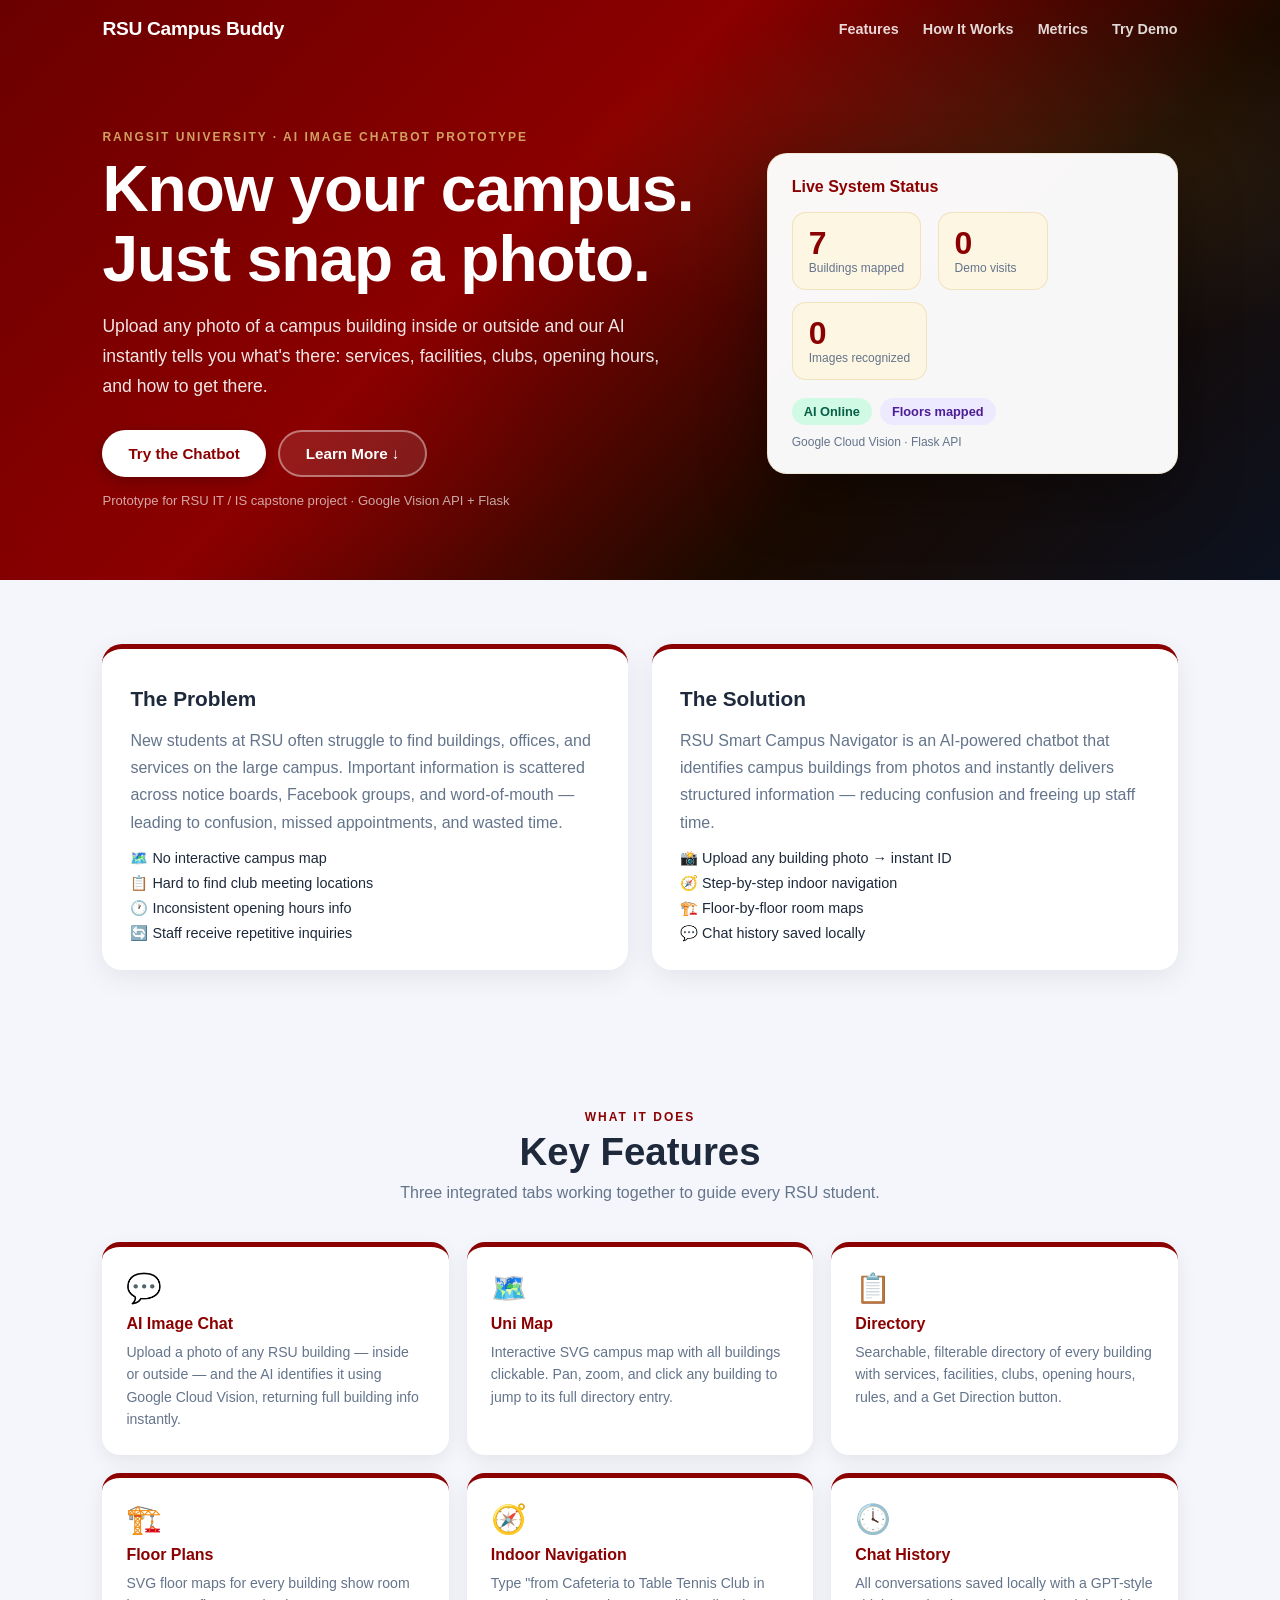
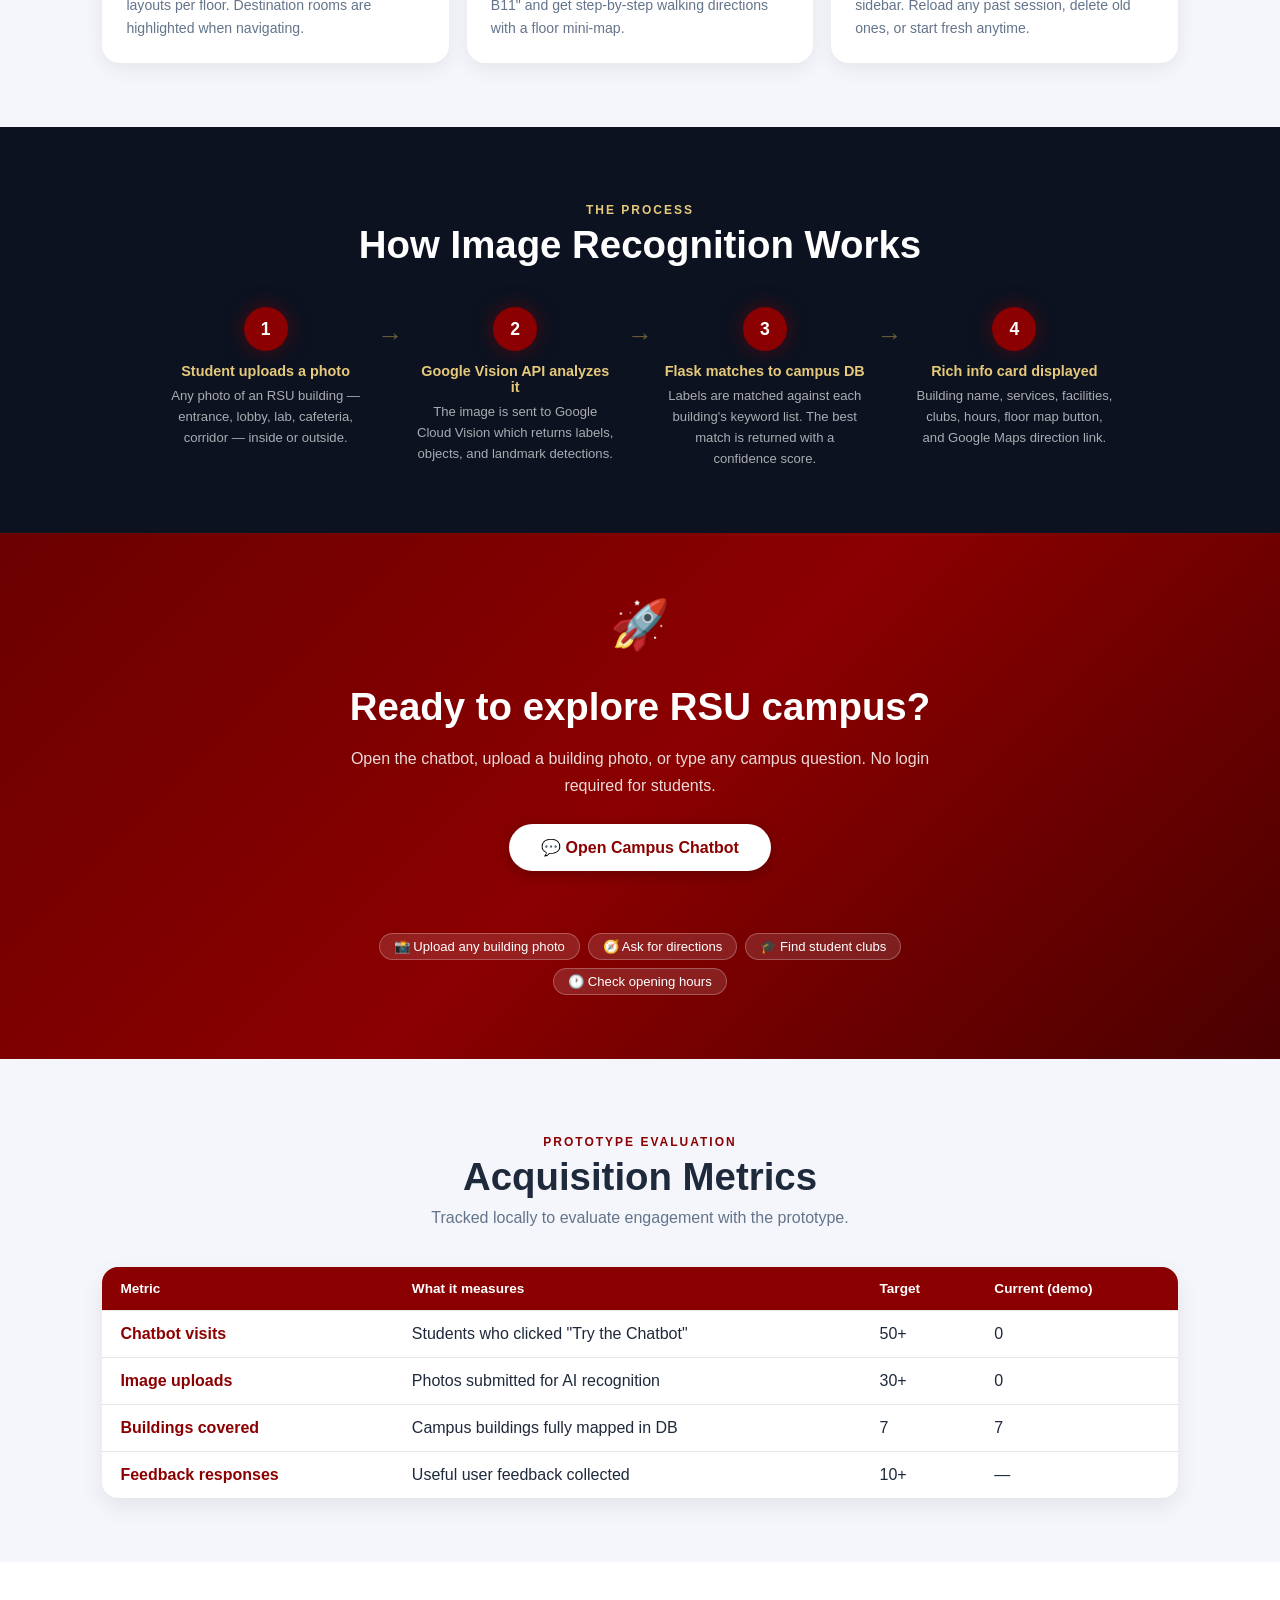
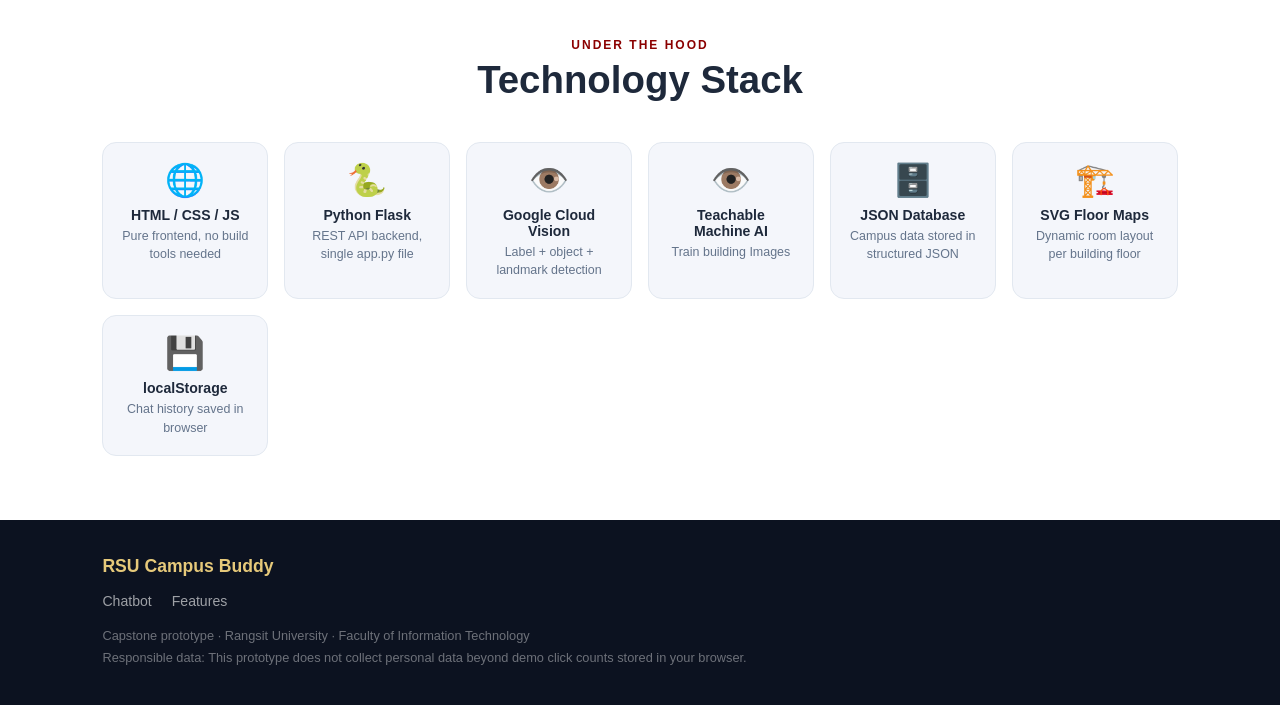
<file: landing-page/index.html>
<!DOCTYPE html>
<html lang="en">
<head>
  <meta charset="UTF-8" />
  <meta name="viewport" content="width=device-width, initial-scale=1.0" />
  <title>RSU Campus Buddy – AI Image Chatbot</title>
  <link rel="stylesheet" href="landing-page-style.css" />
</head>
<body>

  <header class="hero">
    <nav class="nav">
      <div class="brand">RSU Campus Buddy</div>
      <a href="#features">Features</a>
      <a href="#how-it-works">How It Works</a>
      <a href="#metrics">Metrics</a>
      <a href="frontend.html">Try Demo</a>
    </nav>

    <section class="hero-content">
      <div>
        <p class="eyebrow">Rangsit University · AI Image ChatBot Prototype</p>
        <h1>Know your campus.<br>Just snap a photo.</h1>
        <p class="subtitle">
          Upload any photo of a campus building inside or outside
          and our AI instantly tells you what's there: services, facilities,
          clubs, opening hours, and how to get there.
        </p>
        <div class="hero-btns">
          <button id="ctaButton" class="primary-btn">Try the Chatbot</button>
          <button id="learnBtn" class="secondary-btn">Learn More ↓</button>
        </div>
        <p class="small-note">Prototype for RSU IT / IS capstone project · Google Vision API + Flask</p>
      </div>

      <div class="demo-card">
        <h3>Live System Status</h3>
        <div class="metric"><span id="buildingCount">7</span><small>Buildings mapped</small></div>
        <div class="metric"><span id="ctaCount">0</span><small>Demo visits</small></div>
        <div class="metric"><span id="recognitionCount">0</span><small>Images recognized</small></div>
        <div class="status-row">
          <div class="status online">AI Online</div>
          <div class="status floors">Floors mapped</div>
        </div>
        <p class="demo-card-note">Google Cloud Vision · Flask API</p>
      </div>
    </section>
  </header>

  <main>
    <section id="problem" class="section grid-two">
      <div class="card-box">
        <h2>The Problem</h2>
        <p>
          New students at RSU often struggle to find buildings, offices, and services on the large campus.
          Important information is scattered across notice boards, Facebook groups, and word-of-mouth —
          leading to confusion, missed appointments, and wasted time.
        </p>
        <ul class="problem-list">
          <li>🗺️ No interactive campus map</li>
          <li>📋 Hard to find club meeting locations</li>
          <li>🕐 Inconsistent opening hours info</li>
          <li>🔄 Staff receive repetitive inquiries</li>
        </ul>
      </div>
      <div class="card-box">
        <h2>The Solution</h2>
        <p>
          RSU Smart Campus Navigator is an AI-powered chatbot that identifies campus buildings from photos
          and instantly delivers structured information — reducing confusion and freeing up staff time.
        </p>
        <ul class="problem-list">
          <li>📸 Upload any building photo → instant ID</li>
          <li>🧭 Step-by-step indoor navigation</li>
          <li>🏗️ Floor-by-floor room maps</li>
          <li>💬 Chat history saved locally</li>
        </ul>
      </div>
    </section>

    <section id="features" class="section">
      <div class="section-header">
        <p class="eyebrow-dark">What it does</p>
        <h2>Key Features</h2>
        <p class="section-sub">Three integrated tabs working together to guide every RSU student.</p>
      </div>
      <div class="cards">
        <article>
          <div class="feat-icon">💬</div>
          <h3>AI Image Chat</h3>
          <p>Upload a photo of any RSU building — inside or outside — and the AI identifies it using Google Cloud Vision, returning full building info instantly.</p>
        </article>
        <article>
          <div class="feat-icon">🗺️</div>
          <h3>Uni Map</h3>
          <p>Interactive SVG campus map with all buildings clickable. Pan, zoom, and click any building to jump to its full directory entry.</p>
        </article>
        <article>
          <div class="feat-icon">📋</div>
          <h3>Directory</h3>
          <p>Searchable, filterable directory of every building with services, facilities, clubs, opening hours, rules, and a Get Direction button.</p>
        </article>
        <article>
          <div class="feat-icon">🏗️</div>
          <h3>Floor Plans</h3>
          <p>SVG floor maps for every building show room layouts per floor. Destination rooms are highlighted when navigating.</p>
        </article>
        <article>
          <div class="feat-icon">🧭</div>
          <h3>Indoor Navigation</h3>
          <p>Type "from Cafeteria to Table Tennis Club in B11" and get step-by-step walking directions with a floor mini-map.</p>
        </article>
        <article>
          <div class="feat-icon">🕓</div>
          <h3>Chat History</h3>
          <p>All conversations saved locally with a GPT-style sidebar. Reload any past session, delete old ones, or start fresh anytime.</p>
        </article>
      </div>
    </section>

    <section id="how-it-works" class="section how-section">
      <div class="section-header">
        <p class="eyebrow-dark">The process</p>
        <h2>How Image Recognition Works</h2>
      </div>
      <div class="steps">
        <div class="step">
          <div class="step-num">1</div>
          <div class="step-body">
            <h3>Student uploads a photo</h3>
            <p>Any photo of an RSU building — entrance, lobby, lab, cafeteria, corridor — inside or outside.</p>
          </div>
        </div>
        <div class="step-arrow">→</div>
        <div class="step">
          <div class="step-num">2</div>
          <div class="step-body">
            <h3>Google Vision API analyzes it</h3>
            <p>The image is sent to Google Cloud Vision which returns labels, objects, and landmark detections.</p>
          </div>
        </div>
        <div class="step-arrow">→</div>
        <div class="step">
          <div class="step-num">3</div>
          <div class="step-body">
            <h3>Flask matches to campus DB</h3>
            <p>Labels are matched against each building's keyword list. The best match is returned with a confidence score.</p>
          </div>
        </div>
        <div class="step-arrow">→</div>
        <div class="step">
          <div class="step-num">4</div>
          <div class="step-body">
            <h3>Rich info card displayed</h3>
            <p>Building name, services, facilities, clubs, hours, floor map button, and Google Maps direction link.</p>
          </div>
        </div>
      </div>
    </section>


    <section id="try" class="section cta-section">
      <div class="cta-inner">
        <div class="cta-icon">🚀</div>
        <h2>Ready to explore RSU campus?</h2>
        <p>Open the chatbot, upload a building photo, or type any campus question. No login required for students.</p>
        <div class="cta-btns">
          <button id="demoButton" class="primary-btn large-btn">💬 Open Campus Chatbot</button>
        </div>
        <p id="demoMessage" class="cta-message"></p>
        <div class="cta-chips">
          <span class="chip-tag">📸 Upload any building photo</span>
          <span class="chip-tag">🧭 Ask for directions</span>
          <span class="chip-tag">🎓 Find student clubs</span>
          <span class="chip-tag">🕐 Check opening hours</span>
        </div>
      </div>
    </section>


    <section id="metrics" class="section">
      <div class="section-header">
        <p class="eyebrow-dark">Prototype evaluation</p>
        <h2>Acquisition Metrics</h2>
        <p class="section-sub">Tracked locally to evaluate engagement with the prototype.</p>
      </div>
      <table>
        <thead>
          <tr>
            <th>Metric</th>
            <th>What it measures</th>
            <th>Target</th>
            <th>Current (demo)</th>
          </tr>
        </thead>
        <tbody>
          <tr>
            <td><strong>Chatbot visits</strong></td>
            <td>Students who clicked "Try the Chatbot"</td>
            <td>50+</td>
            <td id="ctaTableCount">0</td>
          </tr>
          <tr>
            <td><strong>Image uploads</strong></td>
            <td>Photos submitted for AI recognition</td>
            <td>30+</td>
            <td id="demoCount">0</td>
          </tr>
          <tr>
            <td><strong>Buildings covered</strong></td>
            <td>Campus buildings fully mapped in DB</td>
            <td>7</td>
            <td>7</td>
          </tr>
          <tr>
            <td><strong>Feedback responses</strong></td>
            <td>Useful user feedback collected</td>
            <td>10+</td>
            <td>—</td>
          </tr>
        </tbody>
      </table>
    </section>
    <section class="section tech-section">
      <div class="section-header">
        <p class="eyebrow-dark">Under the hood</p>
        <h2>Technology Stack</h2>
      </div>
      <div class="tech-grid">
        <div class="tech-card">
          <div class="tech-icon">🌐</div>
          <div class="tech-name">HTML / CSS / JS</div>
          <div class="tech-desc">Pure frontend, no build tools needed</div>
        </div>
        <div class="tech-card">
          <div class="tech-icon">🐍</div>
          <div class="tech-name">Python Flask</div>
          <div class="tech-desc">REST API backend, single app.py file</div>
        </div>
        <div class="tech-card">
          <div class="tech-icon">👁️</div>
          <div class="tech-name">Google Cloud Vision</div>
          <div class="tech-desc">Label + object + landmark detection</div>
        </div>
        <div class="tech-card">
          <div class="tech-icon">👁️</div>
          <div class="tech-name">Teachable Machine AI</div>
          <div class="tech-desc">Train building Images</div>
        </div>
        <div class="tech-card">
          <div class="tech-icon">🗄️</div>
          <div class="tech-name">JSON Database</div>
          <div class="tech-desc">Campus data stored in structured JSON</div>
        </div>
        <div class="tech-card">
          <div class="tech-icon">🏗️</div>
          <div class="tech-name">SVG Floor Maps</div>
          <div class="tech-desc">Dynamic room layout per building floor</div>
        </div>
        <div class="tech-card">
          <div class="tech-icon">💾</div>
          <div class="tech-name">localStorage</div>
          <div class="tech-desc">Chat history saved in browser</div>
        </div>
      </div>
    </section>

  </main>

  <footer>
    <div class="footer-inner">
      <div class="footer-brand">RSU Campus Buddy</div>
      <div class="footer-links">
        <a href="index.html">Chatbot</a>
        <a href="#features">Features</a>
      </div>
      <p class="footer-note">
        Capstone prototype · Rangsit University · Faculty of Information Technology<br>
        Responsible data: This prototype does not collect personal data beyond demo click counts stored in your browser.
      </p>
    </div>
  </footer>

  <script src="script.js"></script>
</body>
</html>
</file>
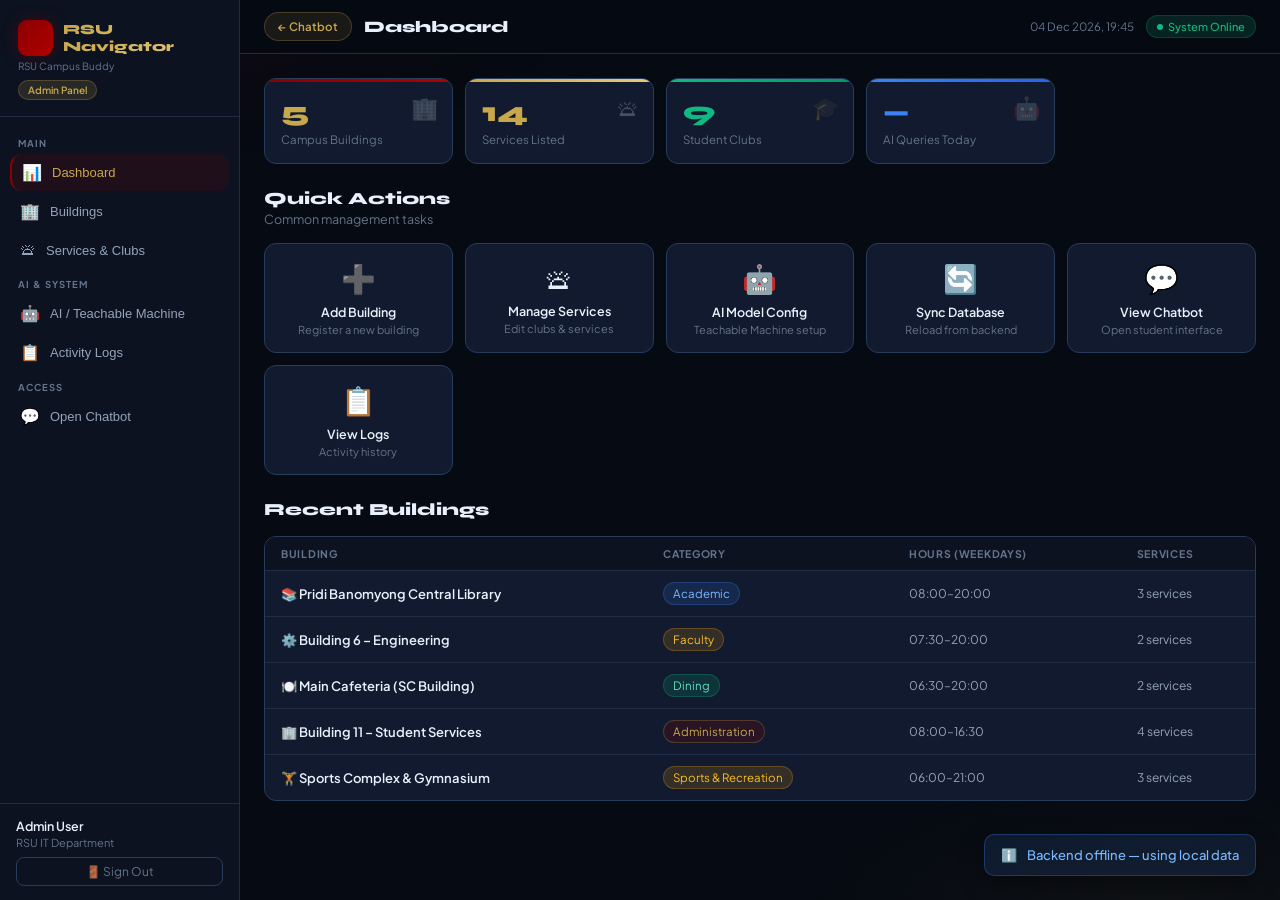
<file: prototype/admin.html>
<!DOCTYPE html>
<html lang="en">
<head>
<meta charset="UTF-8">
<meta name="viewport" content="width=device-width, initial-scale=1.0">
<title>Admin Panel – RSU Campus Buddy</title>
<link href="https://fonts.googleapis.com/css2?family=Plus+Jakarta+Sans:wght@300;400;500;600;700;800&family=Syne:wght@700;800&display=swap" rel="stylesheet">
<style>
*,*::before,*::after{box-sizing:border-box;margin:0;padding:0}
:root{
  --bg:#060a12;--s1:#0c1220;--s2:#111a2e;--s3:#162038;
  --border:#1e2d44;--border2:#273d5a;
  --red:#8b0000;--red2:#b00000;--red3:rgba(139,0,0,0.15);
  --gold:#c9a84c;--gold2:rgba(201,168,76,0.15);
  --green:#10b981;--green2:rgba(16,185,129,0.15);
  --blue:#3b82f6;--blue2:rgba(59,130,255,0.15);
  --amber:#f59e0b;--red-del:#ef4444;
  --text:#e8f0fc;--muted:#64748b;--dim:#94a3b8;
  --r:12px;--fh:'Syne',sans-serif;--fb:'Plus Jakarta Sans',sans-serif;
}
html,body{min-height:100%;background:var(--bg);color:var(--text);font-family:var(--fb)}
body::before{content:'';position:fixed;inset:0;z-index:0;pointer-events:none;
  background:radial-gradient(ellipse 60% 30% at 10% 0%,rgba(139,0,0,0.08) 0%,transparent 60%),
    radial-gradient(ellipse 50% 25% at 90% 100%,rgba(201,168,76,0.05) 0%,transparent 55%)}

/* ── Layout ── */
.shell{display:flex;min-height:100vh;position:relative;z-index:1}
.sidebar{width:240px;background:var(--s1);border-right:1px solid var(--border);
  display:flex;flex-direction:column;flex-shrink:0;position:sticky;top:0;height:100vh}
.main{flex:1;display:flex;flex-direction:column;min-width:0}

/* ── Sidebar ── */
.sb-brand{padding:20px 18px 16px;border-bottom:1px solid var(--border)}
.sb-logo{display:flex;align-items:center;gap:10px;margin-bottom:4px}
.sb-logo-icon{width:36px;height:36px;background:linear-gradient(135deg,var(--red),var(--red2));
  border-radius:9px;display:flex;align-items:center;justify-content:center;font-size:17px;
  box-shadow:0 0 16px rgba(139,0,0,0.35)}
.sb-logo-name{font-family:var(--fh);font-size:14px;font-weight:800;
  background:linear-gradient(90deg,var(--gold),#e6c97a);
  -webkit-background-clip:text;-webkit-text-fill-color:transparent;background-clip:text}
.sb-subtitle{font-size:10px;color:var(--muted);margin-top:2px}
.sb-role{display:inline-flex;align-items:center;gap:5px;font-size:10px;font-weight:600;
  color:var(--gold);background:var(--gold2);border:1px solid rgba(201,168,76,0.25);
  padding:3px 9px;border-radius:20px;margin-top:8px}
.sb-nav{flex:1;padding:12px 10px;overflow-y:auto}
.sb-section{font-size:9.5px;font-weight:700;letter-spacing:1px;text-transform:uppercase;
  color:var(--muted);padding:8px 8px 5px}
.nav-item{display:flex;align-items:center;gap:10px;padding:9px 10px;border-radius:var(--r);
  cursor:pointer;transition:all 0.18s;margin-bottom:2px;color:var(--dim);font-size:13px;font-weight:500;border:none;background:none;width:100%;text-align:left}
.nav-item:hover{background:var(--s2);color:var(--text)}
.nav-item.active{background:var(--red3);color:var(--gold);border-left:2px solid var(--red)}
.nav-icon{font-size:16px;flex-shrink:0}
.sb-footer{padding:14px 16px;border-top:1px solid var(--border)}
.sb-admin-info{font-size:11px;color:var(--muted)}
.sb-admin-name{font-size:12.5px;font-weight:600;color:var(--text);margin-bottom:2px}
.logout-btn{display:flex;align-items:center;gap:6px;font-size:12px;color:var(--muted);
  background:none;border:1px solid var(--border2);border-radius:8px;padding:6px 12px;
  cursor:pointer;transition:all 0.18s;margin-top:8px;font-family:var(--fb);width:100%;justify-content:center}
.logout-btn:hover{border-color:var(--red-del);color:var(--red-del)}

/* ── Top bar ── */
.topbar{background:rgba(6,10,18,0.95);border-bottom:1px solid var(--border);
  padding:12px 24px;display:flex;align-items:center;gap:12px;backdrop-filter:blur(16px);
  position:sticky;top:0;z-index:50;flex-shrink:0}
.topbar-title{font-family:var(--fh);font-size:16px;font-weight:800;flex:1}
.topbar-badge{display:flex;align-items:center;gap:5px;font-size:11px;font-weight:500;
  color:var(--green);background:var(--green2);border:1px solid rgba(16,185,129,0.2);
  padding:4px 10px;border-radius:20px}
.badge-dot{width:6px;height:6px;background:var(--green);border-radius:50%;animation:blink 2s infinite}
@keyframes blink{0%,100%{opacity:1}50%{opacity:0.4}}
.topbar-time{font-size:11.5px;color:var(--muted)}

/* ── Page sections ── */
.page-section{display:none;padding:24px;animation:fadeUp 0.3s ease}
.page-section.active{display:block}
@keyframes fadeUp{from{opacity:0;transform:translateY(8px)}to{opacity:1;transform:translateY(0)}}

/* ── Stats row ── */
.stats-row{display:grid;grid-template-columns:repeat(auto-fill,minmax(160px,1fr));gap:12px;margin-bottom:24px}
.stat-card{background:var(--s2);border:1px solid var(--border2);border-radius:var(--r);
  padding:16px;position:relative;overflow:hidden}
.stat-card::before{content:'';position:absolute;top:0;left:0;right:0;height:3px}
.stat-card.red::before{background:linear-gradient(90deg,var(--red),var(--red2))}
.stat-card.gold::before{background:linear-gradient(90deg,var(--gold),#e6c97a)}
.stat-card.green::before{background:linear-gradient(90deg,var(--green),#059669)}
.stat-card.blue::before{background:linear-gradient(90deg,var(--blue),#2563eb)}
.stat-num{font-family:var(--fh);font-size:28px;font-weight:800;margin-bottom:3px}
.stat-card.red .stat-num{color:var(--gold)}
.stat-card.gold .stat-num{color:var(--gold)}
.stat-card.green .stat-num{color:var(--green)}
.stat-card.blue .stat-num{color:var(--blue)}
.stat-label{font-size:11.5px;color:var(--muted)}
.stat-icon{position:absolute;right:14px;top:14px;font-size:22px;opacity:0.25}

/* ── Section header ── */
.sec-header{display:flex;align-items:center;justify-content:space-between;margin-bottom:16px;flex-wrap:wrap;gap:10px}
.sec-title{font-family:var(--fh);font-size:17px;font-weight:800}
.sec-sub{font-size:12.5px;color:var(--muted);margin-top:2px}

/* ── Buttons ── */
.btn{display:inline-flex;align-items:center;gap:6px;padding:8px 16px;border-radius:9px;
  font-size:12.5px;font-weight:600;cursor:pointer;transition:all 0.18s;font-family:var(--fb);border:none}
.btn-primary{background:linear-gradient(135deg,var(--red),var(--red2));color:#fff;
  box-shadow:0 2px 10px rgba(139,0,0,0.3)}
.btn-primary:hover{transform:translateY(-1px);box-shadow:0 4px 16px rgba(139,0,0,0.4)}
.btn-secondary{background:var(--s3);color:var(--dim);border:1px solid var(--border2)}
.btn-secondary:hover{border-color:var(--gold);color:var(--gold)}
.btn-danger{background:rgba(239,68,68,0.12);color:#f87171;border:1px solid rgba(239,68,68,0.25)}
.btn-danger:hover{background:rgba(239,68,68,0.2)}
.btn-sm{padding:5px 12px;font-size:11.5px}

/* ── Table ── */
.table-wrap{background:var(--s2);border:1px solid var(--border2);border-radius:var(--r);overflow:hidden}
.table-search-bar{padding:12px 16px;border-bottom:1px solid var(--border);display:flex;align-items:center;gap:10px}
.table-search{display:flex;align-items:center;gap:7px;background:var(--s3);
  border:1px solid var(--border2);border-radius:9px;padding:7px 12px;flex:1;max-width:340px}
.table-search input{background:none;border:none;outline:none;color:var(--text);
  font-family:var(--fb);font-size:13px;flex:1}
.table-search input::placeholder{color:var(--muted)}
table{width:100%;border-collapse:collapse}
thead th{font-size:10.5px;font-weight:700;letter-spacing:0.7px;text-transform:uppercase;
  color:var(--muted);padding:10px 16px;border-bottom:1px solid var(--border);text-align:left;
  background:var(--s1)}
tbody tr{transition:background 0.15s}
tbody tr:hover{background:var(--s3)}
tbody td{padding:11px 16px;font-size:13px;border-bottom:1px solid var(--border);vertical-align:middle}
tbody tr:last-child td{border-bottom:none}
.td-name{font-weight:600;color:var(--text)}
.td-cat{font-size:11.5px;padding:3px 9px;border-radius:20px;display:inline-block}
.cat-academic{background:rgba(59,130,246,0.15);color:#7ab8ff;border:1px solid rgba(59,130,246,0.25)}
.cat-faculty{background:rgba(245,158,11,0.15);color:#fbbf24;border:1px solid rgba(245,158,11,0.25)}
.cat-dining{background:rgba(16,185,129,0.15);color:#5de0c0;border:1px solid rgba(16,185,129,0.25)}
.cat-admin{background:rgba(139,0,0,0.2);color:var(--gold);border:1px solid rgba(201,168,76,0.25)}
.cat-sports{background:rgba(245,158,11,0.15);color:#fbbf24;border:1px solid rgba(245,158,11,0.25)}
.cat-health{background:rgba(239,68,68,0.15);color:#f87171;border:1px solid rgba(239,68,68,0.25)}
.td-hours{font-size:12px;color:var(--dim)}
.td-actions{display:flex;gap:6px}

/* ── Form modal ── */
.modal-overlay{position:fixed;inset:0;background:rgba(0,0,0,0.75);backdrop-filter:blur(6px);
  z-index:200;display:flex;align-items:center;justify-content:center;padding:20px;
  animation:fadeIn 0.2s ease}
@keyframes fadeIn{from{opacity:0}to{opacity:1}}
.modal-box{background:var(--s1);border:1px solid var(--border2);border-radius:16px;
  width:100%;max-width:680px;max-height:90vh;overflow-y:auto;
  animation:scaleIn 0.22s ease;box-shadow:0 20px 60px rgba(0,0,0,0.6)}
@keyframes scaleIn{from{opacity:0;transform:scale(0.95)}to{opacity:1;transform:scale(1)}}
.modal-head{display:flex;align-items:center;justify-content:space-between;
  padding:16px 20px;border-bottom:1px solid var(--border);position:sticky;top:0;
  background:var(--s1);z-index:10}
.modal-title{font-family:var(--fh);font-size:15px;font-weight:800}
.modal-close{width:30px;height:30px;background:var(--s2);border:1px solid var(--border2);
  border-radius:7px;color:var(--muted);cursor:pointer;font-size:14px;display:flex;
  align-items:center;justify-content:center;transition:all 0.15s}
.modal-close:hover{border-color:var(--red-del);color:var(--red-del)}
.modal-body{padding:20px}
.modal-footer{display:flex;justify-content:flex-end;gap:8px;padding:14px 20px;
  border-top:1px solid var(--border)}

/* ── Form ── */
.form-grid{display:grid;grid-template-columns:1fr 1fr;gap:14px}
.form-full{grid-column:1/-1}
.form-group{display:flex;flex-direction:column;gap:5px}
.form-label{font-size:11px;font-weight:700;letter-spacing:0.6px;text-transform:uppercase;color:var(--dim)}
.form-input,.form-select,.form-textarea{background:var(--s2);border:1px solid var(--border2);
  border-radius:9px;padding:9px 13px;color:var(--text);font-family:var(--fb);font-size:13.5px;
  outline:none;transition:border-color 0.15s;width:100%}
.form-input:focus,.form-select:focus,.form-textarea:focus{border-color:var(--red)}
.form-textarea{resize:vertical;min-height:80px}
.form-select option{background:var(--s1)}
.form-hint{font-size:11px;color:var(--muted);margin-top:2px}

/* ── Toast ── */
.toast-wrap{position:fixed;bottom:24px;right:24px;z-index:999;display:flex;flex-direction:column;gap:8px}
.toast{display:flex;align-items:center;gap:10px;padding:12px 16px;border-radius:10px;
  font-size:13px;font-weight:500;min-width:260px;animation:toastIn 0.3s ease;
  box-shadow:0 8px 24px rgba(0,0,0,0.4)}
.toast.success{background:rgba(16,185,129,0.15);border:1px solid rgba(16,185,129,0.3);color:#34d399}
.toast.error{background:rgba(239,68,68,0.12);border:1px solid rgba(239,68,68,0.3);color:#f87171}
.toast.info{background:rgba(59,130,246,0.12);border:1px solid rgba(59,130,246,0.3);color:#7ab8ff}
@keyframes toastIn{from{opacity:0;transform:translateX(20px)}to{opacity:1;transform:translateX(0)}}

/* ── Teachable Machine section ── */
.tm-box{background:var(--s2);border:1px solid var(--border2);border-radius:var(--r);padding:20px}
.tm-status{display:flex;align-items:center;gap:8px;padding:10px 14px;border-radius:9px;
  font-size:13px;margin-bottom:14px}
.tm-status.connected{background:var(--green2);border:1px solid rgba(16,185,129,0.25);color:#34d399}
.tm-status.disconnected{background:rgba(245,158,11,0.12);border:1px solid rgba(245,158,11,0.25);color:#fbbf24}
.code-block{background:var(--bg);border:1px solid var(--border);border-radius:9px;
  padding:14px 16px;font-family:'JetBrains Mono',monospace;font-size:12px;color:#a8b8d0;
  overflow-x:auto;margin-top:10px;white-space:pre}

/* ── Quick actions ── */
.actions-grid{display:grid;grid-template-columns:repeat(auto-fill,minmax(180px,1fr));gap:12px;margin-bottom:24px}
.action-card{background:var(--s2);border:1px solid var(--border2);border-radius:var(--r);
  padding:16px;cursor:pointer;transition:all 0.2s;text-align:center}
.action-card:hover{border-color:var(--gold);transform:translateY(-2px);box-shadow:0 6px 20px rgba(0,0,0,0.3)}
.action-card-icon{font-size:28px;margin-bottom:8px}
.action-card-label{font-size:12.5px;font-weight:600;color:var(--text)}
.action-card-sub{font-size:11px;color:var(--muted);margin-top:3px}

/* ── Confirm dialog ── */
.confirm-box{background:var(--s1);border:1px solid var(--border2);border-radius:14px;
  max-width:380px;width:100%;padding:24px;text-align:center}
.confirm-icon{font-size:36px;margin-bottom:12px}
.confirm-title{font-family:var(--fh);font-size:16px;font-weight:800;margin-bottom:8px}
.confirm-msg{font-size:13px;color:var(--dim);margin-bottom:20px;line-height:1.6}
.confirm-btns{display:flex;gap:8px;justify-content:center}

.back-btn{display:flex;align-items:center;gap:5px;font-size:11.5px;font-weight:600;
  color:var(--gold);background:rgba(201,168,76,0.1);border:1px solid rgba(201,168,76,0.25);
  padding:6px 13px;border-radius:20px;text-decoration:none;transition:all 0.2s;flex-shrink:0}
.back-btn:hover{background:rgba(201,168,76,0.2);border-color:rgba(201,168,76,0.5);transform:translateY(-1px)}

/* ── Responsive ── */
@media(max-width:768px){
  .sidebar{display:none}
  .stats-row{grid-template-columns:1fr 1fr}
  .form-grid{grid-template-columns:1fr}
}
</style>
</head>
<body>
<div class="shell">

  <aside class="sidebar">
    <div class="sb-brand">
      <div class="sb-logo">
        <div class="sb-logo-icon"></div>
        <div class="sb-logo-name">RSU Navigator</div>
      </div>
      <div class="sb-subtitle">RSU Campus Buddy</div>
      <div class="sb-role"> Admin Panel</div>
    </div>
    <nav class="sb-nav">
      <div class="sb-section">Main</div>
      <button class="nav-item active" onclick="showPage('dashboard')">
        <span class="nav-icon">📊</span> Dashboard
      </button>
      <button class="nav-item" onclick="showPage('buildings')">
        <span class="nav-icon">🏢</span> Buildings
      </button>
      <button class="nav-item" onclick="showPage('services')">
        <span class="nav-icon">🛎</span> Services & Clubs
      </button>
      <div class="sb-section">AI & System</div>
      <button class="nav-item" onclick="showPage('ai')">
        <span class="nav-icon">🤖</span> AI / Teachable Machine
      </button>
      <button class="nav-item" onclick="showPage('logs')">
        <span class="nav-icon">📋</span> Activity Logs
      </button>
      <div class="sb-section">Access</div>
      <button class="nav-item" onclick="window.location.href='frontend.html'">
        <span class="nav-icon">💬</span> Open Chatbot
      </button>
    </nav>
    <div class="sb-footer">
      <div class="sb-admin-name">Admin User</div>
      <div class="sb-admin-info">RSU IT Department</div>
      <button class="logout-btn" onclick="handleLogout()">🚪 Sign Out</button>
    </div>
  </aside>

  <!-- ── Main ── -->
  <div class="main">
    <header class="topbar">
      <a href="frontend.html" class="back-btn" title="Back to Chatbot">← Chatbot</a>
      <div class="topbar-title" id="page-title">Dashboard</div>
      <div class="topbar-time" id="topbar-time"></div>
      <div class="topbar-badge"><span class="badge-dot"></span> System Online</div>
    </header>

    <!-- ══ DASHBOARD ══ -->
    <section class="page-section active" id="sec-dashboard">
      <div class="stats-row">
        <div class="stat-card red">
          <div class="stat-num" id="stat-buildings">19</div>
          <div class="stat-label">Campus Buildings</div>
          <div class="stat-icon">🏢</div>
        </div>
        <div class="stat-card gold">
          <div class="stat-num" id="stat-services">38</div>
          <div class="stat-label">Services Listed</div>
          <div class="stat-icon">🛎</div>
        </div>
        <div class="stat-card green">
          <div class="stat-num" id="stat-clubs">18</div>
          <div class="stat-label">Student Clubs</div>
          <div class="stat-icon">🎓</div>
        </div>
        <div class="stat-card blue">
          <div class="stat-num" id="stat-queries">—</div>
          <div class="stat-label">AI Queries Today</div>
          <div class="stat-icon">🤖</div>
        </div>
      </div>

      <div class="sec-header"><div><div class="sec-title">Quick Actions</div><div class="sec-sub">Common management tasks</div></div></div>
      <div class="actions-grid">
        <div class="action-card" onclick="showPage('buildings'); openAddBuilding()">
          <div class="action-card-icon">➕</div>
          <div class="action-card-label">Add Building</div>
          <div class="action-card-sub">Register a new building</div>
        </div>
        <div class="action-card" onclick="showPage('services')">
          <div class="action-card-icon">🛎</div>
          <div class="action-card-label">Manage Services</div>
          <div class="action-card-sub">Edit clubs & services</div>
        </div>
        <div class="action-card" onclick="showPage('ai')">
          <div class="action-card-icon">🤖</div>
          <div class="action-card-label">AI Model Config</div>
          <div class="action-card-sub">Teachable Machine setup</div>
        </div>
        <div class="action-card" onclick="fetchAllFromBackend()">
          <div class="action-card-icon">🔄</div>
          <div class="action-card-label">Sync Database</div>
          <div class="action-card-sub">Reload from backend</div>
        </div>
        <div class="action-card" onclick="window.location.href='index.html'">
          <div class="action-card-icon">💬</div>
          <div class="action-card-label">View Chatbot</div>
          <div class="action-card-sub">Open student interface</div>
        </div>
        <div class="action-card" onclick="showPage('logs')">
          <div class="action-card-icon">📋</div>
          <div class="action-card-label">View Logs</div>
          <div class="action-card-sub">Activity history</div>
        </div>
      </div>

      <div class="sec-header"><div><div class="sec-title">Recent Buildings</div></div></div>
      <div class="table-wrap" id="dash-table">
        <table>
          <thead><tr><th>Building</th><th>Category</th><th>Hours (Weekdays)</th><th>Services</th></tr></thead>
          <tbody id="dash-tbody"></tbody>
        </table>
      </div>
    </section>

    <section class="page-section" id="sec-buildings">
      <div class="sec-header">
        <div><div class="sec-title">Buildings Management</div><div class="sec-sub">Add, edit, or remove campus buildings</div></div>
        <button class="btn btn-primary" onclick="openAddBuilding()">➕ Add Building</button>
      </div>
      <div class="table-wrap">
        <div class="table-search-bar">
          <div class="table-search">
            <span>🔍</span>
            <input type="text" placeholder="Search buildings…" oninput="filterTable(this.value,'buildings-tbody')">
          </div>
        </div>
        <table>
          <thead><tr><th>Emoji</th><th>Name</th><th>Category</th><th>Hours (Weekdays)</th><th>Floors</th><th>Actions</th></tr></thead>
          <tbody id="buildings-tbody"></tbody>
        </table>
      </div>
    </section>

    <!-- ══ SERVICES & CLUBS ══ -->
    <section class="page-section" id="sec-services">
      <div class="sec-header">
        <div><div class="sec-title">Services &amp; Clubs</div><div class="sec-sub">Manage what's inside each building</div></div>
      </div>
      <div class="table-wrap">
        <div class="table-search-bar">
          <div class="table-search">
            <span>🔍</span>
            <input type="text" placeholder="Search services or clubs…" oninput="filterTable(this.value,'services-tbody')">
          </div>
        </div>
        <table>
          <thead><tr><th>Type</th><th>Name</th><th>Building</th><th>Schedule / Hours</th><th>Location</th><th>Actions</th></tr></thead>
          <tbody id="services-tbody"></tbody>
        </table>
      </div>
    </section>

    <!-- ══ AI / TEACHABLE MACHINE ══ -->
    <section class="page-section" id="sec-ai">
      <div class="sec-header">
        <div><div class="sec-title">AI Image Recognition</div><div class="sec-sub">Configure Teachable Machine model for campus image recognition</div></div>
      </div>

      <div class="tm-box" style="margin-bottom:16px">
        <div style="display:flex;align-items:center;justify-content:space-between;margin-bottom:14px">
          <div style="font-family:var(--fh);font-size:15px;font-weight:700">Teachable Machine Model</div>
          <span class="btn btn-sm btn-secondary" onclick="checkModelStatus()">🔄 Check Status</span>
        </div>
        <div class="tm-status disconnected" id="tm-status">
          ⚠️ No model URL configured — paste your Teachable Machine URL below to activate
        </div>
        <div class="form-group" style="margin-top:12px">
          <label class="form-label">Teachable Machine Model URL</label>
          <input type="text" class="form-input" id="tm-url-input"
            placeholder="https://teachablemachine.withgoogle.com/models/YOUR_MODEL_ID/"
            value="">
          <div class="form-hint">Export your model from Teachable Machine → Copy the shareable link → Paste it here</div>
        </div>
        <div style="display:flex;gap:8px;margin-top:12px">
          <button class="btn btn-primary" onclick="saveModelURL()">💾 Save Model URL</button>
          <button class="btn btn-secondary" onclick="testModel()">🧪 Test Model</button>
        </div>
      </div>

      <div class="tm-box" style="margin-bottom:16px">
        <div style="font-family:var(--fh);font-size:15px;font-weight:700;margin-bottom:10px">
          🗺️ Building → Class Label Mapping
        </div>
        <p style="font-size:13px;color:var(--dim);margin-bottom:14px;line-height:1.6">
          Map your Teachable Machine class labels to building IDs. When the AI detects a class, the system will look up the corresponding building.
        </p>
        <div id="label-mapping-list" style="display:flex;flex-direction:column;gap:8px"></div>
        <button class="btn btn-secondary" style="margin-top:12px" onclick="addLabelMapping()">➕ Add Mapping</button>
        <button class="btn btn-primary" style="margin-top:12px;margin-left:8px" onclick="saveLabelMappings()">💾 Save Mappings</button>
      </div>

      <div class="tm-box">
        <div style="font-family:var(--fh);font-size:15px;font-weight:700;margin-bottom:10px">
          📋 How to Integrate Your Teachable Machine Model
        </div>
        <p style="font-size:13px;color:var(--dim);line-height:1.7;margin-bottom:10px">
          Your <code style="background:var(--bg);padding:2px 5px;border-radius:4px;font-family:monospace">index.html</code> has a clearly marked
          <code style="background:var(--bg);padding:2px 5px;border-radius:4px;font-family:monospace">/* ── TEACHABLE MACHINE PLACEHOLDER ── */</code>
          section. Paste your model code there.
        </p>
        <div class="code-block">/* ── TEACHABLE MACHINE PLACEHOLDER ── */
// 1. Go to teachablemachine.withgoogle.com → Train your image model
// 2. Export → "Tensorflow.js" → Copy the model URL
// 3. Paste the URL in the Admin Panel → AI tab → Model URL field
// 4. The frontend will automatically load and run your model

// The integration point in index.html looks like this:
const MODEL_URL = localStorage.getItem('tm_model_url') || '';

// Your trained classes should match building names, e.g.:
// Class 0: "Library"       → maps to building LIB
// Class 1: "Engineering"   → maps to building B6
// Class 2: "Cafeteria"     → maps to building CAF
// (configure mappings above in the Label Mapping section)</div>
      </div>
    </section>

    <!-- ══ LOGS ══ -->
    <section class="page-section" id="sec-logs">
      <div class="sec-header">
        <div><div class="sec-title">Activity Logs</div><div class="sec-sub">Recent admin actions</div></div>
        <button class="btn btn-secondary btn-sm" onclick="clearLogs()">🗑 Clear Logs</button>
      </div>
      <div class="table-wrap">
        <table>
          <thead><tr><th>Time</th><th>Action</th><th>Target</th><th>Status</th></tr></thead>
          <tbody id="logs-tbody"></tbody>
        </table>
      </div>
    </section>

  </div><!-- /main -->
</div><!-- /shell -->

<!-- ══ ADD / EDIT BUILDING MODAL ══ -->
<div class="modal-overlay" id="building-modal" style="display:none" onclick="closeOnOverlay(event,'building-modal')">
  <div class="modal-box">
    <div class="modal-head">
      <div class="modal-title" id="building-modal-title">Add Building</div>
      <button class="modal-close" onclick="closeModal('building-modal')">✕</button>
    </div>
    <div class="modal-body">
      <div class="form-grid">
        <div class="form-group">
          <label class="form-label">Building ID *</label>
          <input type="text" class="form-input" id="f-id" placeholder="e.g. LIB, B6, CAF">
        </div>
        <div class="form-group">
          <label class="form-label">Emoji</label>
          <input type="text" class="form-input" id="f-emoji" placeholder="🏢">
        </div>
        <div class="form-group form-full">
          <label class="form-label">Full Name *</label>
          <input type="text" class="form-input" id="f-name" placeholder="Building 6 – Engineering & Technology">
        </div>
        <div class="form-group">
          <label class="form-label">Short Name</label>
          <input type="text" class="form-input" id="f-short" placeholder="Engineering (B6)">
        </div>
        <div class="form-group">
          <label class="form-label">Category *</label>
          <select class="form-select" id="f-cat">
            <option value="">Select category…</option>
            <option>Academic</option><option>Faculty</option><option>Dining</option>
            <option>Administration</option><option>Sports & Recreation</option>
            <option>Health & Welfare</option><option>Student Services</option><option>Other</option>
          </select>
        </div>
        <div class="form-group form-full">
          <label class="form-label">Description *</label>
          <textarea class="form-textarea" id="f-desc" placeholder="Describe the building and what it contains…"></textarea>
        </div>
        <div class="form-group form-full">
          <label class="form-label">Location on Campus</label>
          <input type="text" class="form-input" id="f-loc" placeholder="East Academic Zone">
        </div>
        <div class="form-group">
          <label class="form-label">Weekday Hours</label>
          <input type="text" class="form-input" id="f-hrs-wd" placeholder="07:30–20:00">
        </div>
        <div class="form-group">
          <label class="form-label">Weekend Hours</label>
          <input type="text" class="form-input" id="f-hrs-we" placeholder="08:00–14:00 / Closed">
        </div>
        <div class="form-group form-full">
          <label class="form-label">Services (comma-separated)</label>
          <input type="text" class="form-input" id="f-svcs" placeholder="Lab Reservation, Equipment Loan, Academic Advising">
        </div>
        <div class="form-group form-full">
          <label class="form-label">Facilities (comma-separated)</label>
          <input type="text" class="form-input" id="f-facs" placeholder="Computer Lab (80 PCs), Electronics Workshop, 3D Printing Lab">
        </div>
        <div class="form-group form-full">
          <label class="form-label">Famous For (comma-separated)</label>
          <input type="text" class="form-input" id="f-famous" placeholder="National robotics competition winners, Largest 3D printing lab">
        </div>
        <div class="form-group">
          <label class="form-label">Number of Floors</label>
          <input type="number" class="form-input" id="f-floors" placeholder="5" min="1" max="30">
        </div>
        <div class="form-group">
          <label class="form-label">Rules (one per line)</label>
          <textarea class="form-textarea" id="f-rules" placeholder="Safety goggles required&#10;No food in labs"></textarea>
        </div>
        <div class="form-group">
          <label class="form-label">Vision Keywords (comma-separated)</label>
          <input type="text" class="form-input" id="f-keywords" placeholder="laboratory, engineering, robot, circuit">
          <div class="form-hint">Used by AI image recognition to match this building</div>
        </div>
        <div class="form-group">
          <label class="form-label">Latitude</label>
          <input type="text" class="form-input" id="f-lat" placeholder="14.0755">
        </div>
        <div class="form-group">
          <label class="form-label">Longitude</label>
          <input type="text" class="form-input" id="f-lng" placeholder="100.6045">
        </div>
      </div>
    </div>
    <div class="modal-footer">
      <button class="btn btn-secondary" onclick="closeModal('building-modal')">Cancel</button>
      <button class="btn btn-primary" onclick="saveBuilding()">💾 Save Building</button>
    </div>
  </div>
</div>

<!-- ══ SERVICE/CLUB MODAL ══ -->
<div class="modal-overlay" id="service-modal" style="display:none" onclick="closeOnOverlay(event,'service-modal')">
  <div class="modal-box">
    <div class="modal-head">
      <div class="modal-title" id="service-modal-title">Add Service / Club</div>
      <button class="modal-close" onclick="closeModal('service-modal')">✕</button>
    </div>
    <div class="modal-body">
      <div class="form-grid">
        <div class="form-group">
          <label class="form-label">Type *</label>
          <select class="form-select" id="sc-type">
            <option value="service">Service</option>
            <option value="club">Club / Activity</option>
          </select>
        </div>
        <div class="form-group">
          <label class="form-label">Building *</label>
          <select class="form-select" id="sc-building"></select>
        </div>
        <div class="form-group form-full">
          <label class="form-label">Name *</label>
          <input type="text" class="form-input" id="sc-name" placeholder="Robotics Club">
        </div>
        <div class="form-group form-full">
          <label class="form-label">Description</label>
          <textarea class="form-textarea" id="sc-desc" placeholder="Brief description…"></textarea>
        </div>
        <div class="form-group">
          <label class="form-label">Hours / Schedule</label>
          <input type="text" class="form-input" id="sc-hours" placeholder="Tue & Thu 17:00">
        </div>
        <div class="form-group">
          <label class="form-label">Location / Room</label>
          <input type="text" class="form-input" id="sc-room" placeholder="Lab B2, Floor 2">
        </div>
      </div>
    </div>
    <div class="modal-footer">
      <button class="btn btn-secondary" onclick="closeModal('service-modal')">Cancel</button>
      <button class="btn btn-primary" onclick="saveServiceClub()">💾 Save</button>
    </div>
  </div>
</div>

<!-- ══ CONFIRM MODAL ══ -->
<div class="modal-overlay" id="confirm-modal" style="display:none">
  <div class="confirm-box">
    <div class="confirm-icon">⚠️</div>
    <div class="confirm-title">Are you sure?</div>
    <div class="confirm-msg" id="confirm-msg">This action cannot be undone.</div>
    <div class="confirm-btns">
      <button class="btn btn-secondary" onclick="closeModal('confirm-modal')">Cancel</button>
      <button class="btn btn-danger" id="confirm-ok">Yes, Delete</button>
    </div>
  </div>
</div>

<!-- Toasts -->
<div class="toast-wrap" id="toast-wrap"></div>

<script>
const API = 'http://localhost:5000';

// ── State ────────────────────────────────────────────────────────
let buildings = {};
let serviceClubs = [];   // { type, name, building, hours, room, desc }
let logs = JSON.parse(localStorage.getItem('rsu_admin_logs') || '[]');
let editingBuildingID = null;
let editingSCIdx = null;
let labelMappings = JSON.parse(localStorage.getItem('rsu_label_mappings') || '[]');

// ── Init ────────────────────────────────────────────────────────
window.addEventListener('DOMContentLoaded', () => {
  updateClock();
  setInterval(updateClock, 1000);
  restoreModelURL();
  renderLabelMappings();
  fetchAllFromBackend();
  renderLogs();
});

function updateClock() {
  document.getElementById('topbar-time').textContent =
    new Date().toLocaleString('en-GB', {day:'2-digit',month:'short',year:'numeric',hour:'2-digit',minute:'2-digit'});
}

// ── Navigation ───────────────────────────────────────────────────
function showPage(name) {
  document.querySelectorAll('.page-section').forEach(s => s.classList.remove('active'));
  document.querySelectorAll('.nav-item').forEach(n => n.classList.remove('active'));
  document.getElementById('sec-' + name).classList.add('active');
  document.querySelectorAll('.nav-item').forEach(n => {
    if (n.textContent.toLowerCase().includes(name.replace('-',' ').split(' ')[0])) n.classList.add('active');
  });
  const titles = { dashboard:'Dashboard', buildings:'Buildings Management',
    services:'Services & Clubs', ai:'AI / Teachable Machine', logs:'Activity Logs' };
  document.getElementById('page-title').textContent = titles[name] || name;
}

// ── Fetch from backend ───────────────────────────────────────────
async function fetchAllFromBackend() {
  try {
    const res  = await fetch(`${API}/api/campus`);
    const data = await res.json();
    if (data.success) {
      buildings = {};
      data.buildings.forEach(b => buildings[b.buildingID] = b);
      renderDashTable();
      renderBuildingsTable();
      renderServicesTable();
      updateStats();
      toast('Database synced from backend ✅', 'success');
      addLog('Sync', 'All buildings loaded from backend', 'success');
    }
  } catch {
    toast('Backend offline — using local data', 'info');
    // Use sample local data so admin still works
    loadSampleData();
    renderDashTable();
    renderBuildingsTable();
    renderServicesTable();
    updateStats();
  }
}

function loadSampleData() {
  const sample = [
    { buildingID:'LIB', name:'Pridi Banomyong Central Library', shortName:'Library', emoji:'📚',
      category:'Academic', location:'North Zone', description:'Main academic library.',
      openHours:{'Mon–Fri':'08:00–20:00','Sat':'09:00–17:00','Sun':'Closed'},
      services:['Book Lending','Research Assistance','Study Rooms'], facilities:['Computer Lab','Printing'],
      clubs:[{name:'Reading Society',schedule:'1st Sat 14:00',room:'Room 201'}], floors:[1,2,3,4,5] },
    { buildingID:'B6', name:'Building 6 – Engineering', shortName:'Engineering (B6)', emoji:'⚙️',
      category:'Faculty', location:'East Zone', description:'Engineering faculty.',
      openHours:{'Mon–Fri':'07:30–20:00','Sat':'08:00–14:00','Sun':'Closed'},
      services:['Lab Reservation','Equipment Loan'], facilities:['Computer Lab','3D Printing Lab'],
      clubs:[{name:'Robotics Club',schedule:'Tue & Thu 17:00',room:'Lab B2 Floor 2'},{name:'Coding Society',schedule:'Mon 18:00',room:'Computer Lab 3'}], floors:[1,2,3,4,5] },
    { buildingID:'CAF', name:'Main Cafeteria (SC Building)', shortName:'Cafeteria', emoji:'🍽️',
      category:'Dining', location:'Central Zone', description:'Central dining hub.',
      openHours:{'Mon–Fri':'06:30–20:00','Sat':'07:00–16:00','Sun':'07:00–14:00'},
      services:['Hot Meals','Coffee & Beverages'], facilities:['300-Seat Dining','Outdoor Terrace'],
      clubs:[{name:'Culinary Arts Club',schedule:'Fri 16:00',room:'Kitchen Demo, Floor 2'},{name:'Table Tennis Club',schedule:'Daily 17:00',room:'Recreation Room, Floor 2'}], floors:[1,2] },
    { buildingID:'B11', name:'Building 11 – Student Services', shortName:'Admin (B11)', emoji:'🏢',
      category:'Administration', location:'West Zone', description:'Administration and student services.',
      openHours:{'Mon–Fri':'08:00–16:30','Sat':'Closed','Sun':'Closed'},
      services:['Registration','Tuition Payment','Transcripts','Scholarship'], facilities:['Waiting Lounge','ATM'],
      clubs:[{name:'Student Government',schedule:'Wed 16:00',room:'SGA Office'},{name:'Volunteer Club',schedule:'Sat 09:00',room:'Room 201'}], floors:[1,2,3] },
    { buildingID:'SPT', name:'Sports Complex & Gymnasium', shortName:'Sports', emoji:'🏋️',
      category:'Sports & Recreation', location:'South Zone', description:'Sports facilities.',
      openHours:{'Mon–Fri':'06:00–21:00','Sat':'07:00–19:00','Sun':'08:00–17:00'},
      services:['Gym Access','Swimming Pool','Court Reservation'], facilities:['Olympic Pool','Basketball Courts','Fitness Center'],
      clubs:[{name:'Basketball Team',schedule:'Tue & Thu 18:00',room:'Court A, Floor 2'},{name:'Table Tennis Club',schedule:'Daily 16:00',room:'TT Room, Floor 2'}], floors:[1,2,3] },
  ];
  sample.forEach(b => buildings[b.buildingID] = b);
}

// ── Stats ────────────────────────────────────────────────────────
function updateStats() {
  document.getElementById('stat-buildings').textContent = Object.keys(buildings).length;
  const svcs = Object.values(buildings).reduce((a,b) => a + (b.services?.length||0), 0);
  const clbs = Object.values(buildings).reduce((a,b) => a + (b.clubs?.length||0), 0);
  document.getElementById('stat-services').textContent  = svcs;
  document.getElementById('stat-clubs').textContent     = clbs;
}

// ── Render tables ────────────────────────────────────────────────
function catClass(cat) {
  const map = { 'Academic':'cat-academic','Faculty':'cat-faculty','Dining':'cat-dining',
    'Administration':'cat-admin','Sports & Recreation':'cat-sports','Health & Welfare':'cat-health',
    'Student Services':'cat-admin' };
  return map[cat] || 'cat-academic';
}

function renderDashTable() {
  const tbody = document.getElementById('dash-tbody');
  tbody.innerHTML = Object.values(buildings).slice(0,6).map(b => `
    <tr>
      <td class="td-name">${b.emoji||'🏢'} ${b.name}</td>
      <td><span class="td-cat ${catClass(b.category)}">${b.category}</span></td>
      <td class="td-hours">${b.openHours?.['Mon–Fri'] || '—'}</td>
      <td class="td-hours">${(b.services||[]).length} services</td>
    </tr>`).join('');
}

function renderBuildingsTable() {
  const tbody = document.getElementById('buildings-tbody');
  tbody.innerHTML = Object.values(buildings).map(b => `
    <tr data-search="${(b.name+b.category+b.location).toLowerCase()}">
      <td style="font-size:22px">${b.emoji||'🏢'}</td>
      <td class="td-name">${b.name}<br><span style="font-size:11px;color:var(--muted)">${b.location||''}</span></td>
      <td><span class="td-cat ${catClass(b.category)}">${b.category}</span></td>
      <td class="td-hours">${b.openHours?.['Mon–Fri']||'—'}</td>
      <td class="td-hours">${(b.floors||[]).length} floors</td>
      <td><div class="td-actions">
        <button class="btn btn-secondary btn-sm" onclick="editBuilding('${b.buildingID}')">✏️ Edit</button>
        <button class="btn btn-danger btn-sm" onclick="confirmDelete('building','${b.buildingID}')">🗑</button>
      </div></td>
    </tr>`).join('');
}

function renderServicesTable() {
  const tbody = document.getElementById('services-tbody');
  let rows = '';
  Object.values(buildings).forEach(b => {
    (b.clubs||[]).forEach((c,i) => {
      rows += `<tr data-search="${(c.name+(b.shortName||b.name)).toLowerCase()}">
        <td><span class="td-cat cat-academic">🎓 Club</span></td>
        <td class="td-name">${c.name}</td>
        <td>${b.emoji||''} ${b.shortName||b.name}</td>
        <td class="td-hours">${c.schedule||'—'}</td>
        <td class="td-hours">${c.meetingLocation||c.room||'—'}</td>
        <td><div class="td-actions">
          <button class="btn btn-danger btn-sm" onclick="confirmDeleteClub('${b.buildingID}',${i})">🗑</button>
        </div></td>
      </tr>`;
    });
    (b.services||[]).forEach((s,i) => {
      const name = typeof s === 'string' ? s : s.name;
      const hrs  = typeof s === 'object' ? s.hours||'' : '';
      rows += `<tr data-search="${(name+(b.shortName||b.name)).toLowerCase()}">
        <td><span class="td-cat cat-dining">🛎 Service</span></td>
        <td class="td-name">${name}</td>
        <td>${b.emoji||''} ${b.shortName||b.name}</td>
        <td class="td-hours">${hrs||'—'}</td>
        <td>—</td>
        <td><div class="td-actions">
          <button class="btn btn-danger btn-sm" onclick="confirmDeleteService('${b.buildingID}',${i})">🗑</button>
        </div></td>
      </tr>`;
    });
  });
  tbody.innerHTML = rows || '<tr><td colspan="6" style="text-align:center;color:var(--muted);padding:24px">No services or clubs yet.</td></tr>';
}

// ── Filter ───────────────────────────────────────────────────────
function filterTable(q, tbodyId) {
  const tbody = document.getElementById(tbodyId);
  tbody.querySelectorAll('tr[data-search]').forEach(row => {
    row.style.display = row.dataset.search.includes(q.toLowerCase()) ? '' : 'none';
  });
}

// ── Building CRUD ────────────────────────────────────────────────
function openAddBuilding() {
  editingBuildingID = null;
  document.getElementById('building-modal-title').textContent = 'Add Building';
  ['f-id','f-emoji','f-name','f-short','f-desc','f-loc','f-hrs-wd','f-hrs-we',
   'f-svcs','f-facs','f-famous','f-rules','f-keywords','f-lat','f-lng'].forEach(id => {
    const el = document.getElementById(id); if(el) el.value='';
  });
  document.getElementById('f-cat').value = '';
  document.getElementById('f-floors').value = '';
  openModal('building-modal');
}

function editBuilding(bid) {
  const b = buildings[bid]; if (!b) return;
  editingBuildingID = bid;
  document.getElementById('building-modal-title').textContent = 'Edit Building';
  document.getElementById('f-id').value       = b.buildingID;
  document.getElementById('f-id').disabled    = true;
  document.getElementById('f-emoji').value    = b.emoji||'';
  document.getElementById('f-name').value     = b.name||'';
  document.getElementById('f-short').value    = b.shortName||'';
  document.getElementById('f-cat').value      = b.category||'';
  document.getElementById('f-desc').value     = b.description||'';
  document.getElementById('f-loc').value      = b.location||'';
  document.getElementById('f-hrs-wd').value   = b.openHours?.['Mon–Fri']||'';
  document.getElementById('f-hrs-we').value   = b.openHours?.['Sat']||b.openHours?.['Sat–Sun']||'';
  document.getElementById('f-svcs').value     = (b.services||[]).map(s=>typeof s==='string'?s:s.name).join(', ');
  document.getElementById('f-facs').value     = (b.facilities||[]).join(', ');
  document.getElementById('f-famous').value   = (b.famousFor||[]).join(', ');
  document.getElementById('f-rules').value    = (b.rules||[]).join('\n');
  document.getElementById('f-keywords').value = (b.keywords||[]).join(', ');
  document.getElementById('f-lat').value      = b.lat||'';
  document.getElementById('f-lng').value      = b.lng||'';
  document.getElementById('f-floors').value   = (b.floors||[]).length||'';
  openModal('building-modal');
}

async function saveBuilding() {
  const bid  = (document.getElementById('f-id').value||'').trim().toUpperCase();
  const name = document.getElementById('f-name').value.trim();
  const cat  = document.getElementById('f-cat').value;
  if (!bid || !name || !cat) { toast('Building ID, Name, and Category are required', 'error'); return; }

  const numFloors = parseInt(document.getElementById('f-floors').value)||1;
  const floorArr  = Array.from({length:numFloors},(_,i)=>i+1);

  const payload = {
    buildingID:   bid,
    name,
    shortName:    document.getElementById('f-short').value.trim() || name,
    emoji:        document.getElementById('f-emoji').value.trim() || '🏢',
    category:     cat,
    description:  document.getElementById('f-desc').value.trim(),
    location:     document.getElementById('f-loc').value.trim(),
    lat:          parseFloat(document.getElementById('f-lat').value)||0,
    lng:          parseFloat(document.getElementById('f-lng').value)||0,
    openHours: {
      'Mon–Fri': document.getElementById('f-hrs-wd').value.trim(),
      'Sat–Sun': document.getElementById('f-hrs-we').value.trim() || 'Closed',
    },
    services:  document.getElementById('f-svcs').value.split(',').map(s=>s.trim()).filter(Boolean),
    facilities:document.getElementById('f-facs').value.split(',').map(s=>s.trim()).filter(Boolean),
    famousFor: document.getElementById('f-famous').value.split(',').map(s=>s.trim()).filter(Boolean),
    rules:     document.getElementById('f-rules').value.split('\n').map(s=>s.trim()).filter(Boolean),
    keywords:  document.getElementById('f-keywords').value.split(',').map(s=>s.trim().toLowerCase()).filter(Boolean),
    floors:    floorArr,
    clubs:     buildings[bid]?.clubs || [],
    rooms:     buildings[bid]?.rooms || [],
  };

  // Try backend
  try {
    const res  = await fetch(`${API}/api/admin/campus`, {
      method:'POST', headers:{'Content-Type':'application/json'},
      body: JSON.stringify({ buildingID: bid, data: payload })
    });
    const data = await res.json();
    if (!data.success) throw new Error(data.error);
  } catch { /* offline — save locally only */ }

  buildings[bid] = payload;
  closeModal('building-modal');
  document.getElementById('f-id').disabled = false;
  renderBuildingsTable(); renderDashTable(); renderServicesTable(); updateStats();
  toast(`Building "${name}" saved ✅`, 'success');
  addLog('Save Building', bid, 'success');
}

// ── Delete ───────────────────────────────────────────────────────
function confirmDelete(type, id) {
  document.getElementById('confirm-msg').textContent = `Delete ${type} "${id}"? This cannot be undone.`;
  document.getElementById('confirm-ok').onclick = () => {
    if (type === 'building') deleteBuilding(id);
    closeModal('confirm-modal');
  };
  openModal('confirm-modal');
}

async function deleteBuilding(bid) {
  try {
    await fetch(`${API}/api/admin/campus/${bid}`, { method:'DELETE',
      headers:{'X-Admin-Secret':'tu-admin-2025'} });
  } catch {}
  delete buildings[bid];
  renderBuildingsTable(); renderDashTable(); renderServicesTable(); updateStats();
  toast(`Building "${bid}" deleted`, 'info');
  addLog('Delete Building', bid, 'info');
}

function confirmDeleteClub(bid, idx) {
  document.getElementById('confirm-msg').textContent = `Remove this club from ${bid}?`;
  document.getElementById('confirm-ok').onclick = () => {
    buildings[bid].clubs.splice(idx, 1);
    renderServicesTable(); updateStats();
    toast('Club removed', 'info');
    closeModal('confirm-modal');
  };
  openModal('confirm-modal');
}

function confirmDeleteService(bid, idx) {
  document.getElementById('confirm-msg').textContent = `Remove this service from ${bid}?`;
  document.getElementById('confirm-ok').onclick = () => {
    buildings[bid].services.splice(idx, 1);
    renderServicesTable(); updateStats();
    toast('Service removed', 'info');
    closeModal('confirm-modal');
  };
  openModal('confirm-modal');
}

// ── Service / Club add ───────────────────────────────────────────
function openAddService() {
  editingSCIdx = null;
  document.getElementById('service-modal-title').textContent = 'Add Service / Club';
  ['sc-name','sc-desc','sc-hours','sc-room'].forEach(id => document.getElementById(id).value='');
  document.getElementById('sc-type').value = 'service';
  // Populate building select
  const sel = document.getElementById('sc-building');
  sel.innerHTML = Object.values(buildings).map(b =>
    `<option value="${b.buildingID}">${b.emoji||''} ${b.shortName||b.name}</option>`).join('');
  openModal('service-modal');
}

function saveServiceClub() {
  const type  = document.getElementById('sc-type').value;
  const bid   = document.getElementById('sc-building').value;
  const name  = document.getElementById('sc-name').value.trim();
  if (!bid || !name) { toast('Building and Name are required', 'error'); return; }
  const entry = {
    name, description: document.getElementById('sc-desc').value.trim(),
    schedule: document.getElementById('sc-hours').value.trim(),
    meetingLocation: document.getElementById('sc-room').value.trim(),
  };
  if (!buildings[bid]) return;
  if (type === 'club') {
    buildings[bid].clubs = buildings[bid].clubs || [];
    buildings[bid].clubs.push(entry);
  } else {
    buildings[bid].services = buildings[bid].services || [];
    buildings[bid].services.push(entry.name);
  }
  closeModal('service-modal');
  renderServicesTable(); updateStats();
  toast(`${type === 'club' ? 'Club' : 'Service'} "${name}" added ✅`, 'success');
  addLog(`Add ${type}`, name, 'success');
}

// ── AI / Teachable Machine ───────────────────────────────────────
function restoreModelURL() {
  const url = localStorage.getItem('tm_model_url') || '';
  document.getElementById('tm-url-input').value = url;
  updateTMStatus(!!url);
}

function saveModelURL() {
  const url = document.getElementById('tm-url-input').value.trim();
  localStorage.setItem('tm_model_url', url);
  updateTMStatus(!!url);
  toast(url ? 'Model URL saved ✅' : 'Model URL cleared', url ? 'success' : 'info');
  addLog('AI Model URL', url ? 'Updated' : 'Cleared', 'success');
}

function updateTMStatus(connected) {
  const el = document.getElementById('tm-status');
  if (connected) {
    el.className = 'tm-status connected';
    el.textContent = '✅ Teachable Machine model URL configured and ready';
  } else {
    el.className = 'tm-status disconnected';
    el.textContent = '⚠️ No model URL configured — paste your Teachable Machine URL above';
  }
}

async function checkModelStatus() {
  const url = localStorage.getItem('tm_model_url');
  if (!url) { toast('No model URL set', 'error'); return; }
  try {
    const res = await fetch(url + 'metadata.json');
    if (res.ok) { updateTMStatus(true); toast('Model reachable ✅', 'success'); }
    else throw new Error();
  } catch { toast('Cannot reach model URL — check the link', 'error'); }
}

function testModel() {
  toast('Open the Chatbot and upload a test image to try recognition', 'info');
  setTimeout(() => window.open('index.html','_blank'), 800);
}

// ── Label mappings ───────────────────────────────────────────────
function renderLabelMappings() {
  const wrap = document.getElementById('label-mapping-list');
  if (!labelMappings.length) {
    wrap.innerHTML = `<div style="color:var(--muted);font-size:13px">No mappings yet. Click "Add Mapping" to create one.</div>`;
    return;
  }
  wrap.innerHTML = labelMappings.map((m,i) => `
    <div style="display:flex;gap:8px;align-items:center">
      <input type="text" class="form-input" value="${m.label}" placeholder="Teachable Machine class label"
        style="flex:1" onchange="labelMappings[${i}].label=this.value">
      <span style="color:var(--muted);font-size:18px">→</span>
      <select class="form-select" style="flex:1" onchange="labelMappings[${i}].buildingID=this.value">
        ${Object.values(buildings).map(b=>`<option value="${b.buildingID}" ${b.buildingID===m.buildingID?'selected':''}>${b.emoji||''} ${b.shortName||b.name}</option>`).join('')}
      </select>
      <button class="btn btn-danger btn-sm" onclick="labelMappings.splice(${i},1);renderLabelMappings()">✕</button>
    </div>`).join('');
}

function addLabelMapping() {
  const bids = Object.keys(buildings);
  labelMappings.push({ label:'', buildingID: bids[0]||'' });
  renderLabelMappings();
}

function saveLabelMappings() {
  localStorage.setItem('rsu_label_mappings', JSON.stringify(labelMappings));
  toast('Label mappings saved ✅', 'success');
  addLog('AI Mappings', `${labelMappings.length} mappings saved`, 'success');
}

// ── Logs ─────────────────────────────────────────────────────────
function addLog(action, target, status) {
  logs.unshift({ time: new Date().toLocaleTimeString(), action, target, status });
  if (logs.length > 100) logs.splice(100);
  localStorage.setItem('rsu_admin_logs', JSON.stringify(logs));
  renderLogs();
}

function renderLogs() {
  const tbody = document.getElementById('logs-tbody');
  if (!logs.length) {
    tbody.innerHTML = '<tr><td colspan="4" style="text-align:center;color:var(--muted);padding:24px">No activity yet.</td></tr>';
    return;
  }
  tbody.innerHTML = logs.slice(0,50).map(l => {
    const cls = l.status==='success'?'cat-dining':l.status==='error'?'cat-health':'cat-academic';
    return `<tr>
      <td class="td-hours">${l.time}</td>
      <td class="td-name">${l.action}</td>
      <td class="td-hours">${l.target}</td>
      <td><span class="td-cat ${cls}">${l.status}</span></td>
    </tr>`;
  }).join('');
}

function clearLogs() {
  logs = [];
  localStorage.setItem('rsu_admin_logs', JSON.stringify(logs));
  renderLogs();
  toast('Logs cleared', 'info');
}

// ── Modal helpers ────────────────────────────────────────────────
function openModal(id) { document.getElementById(id).style.display='flex'; }
function closeModal(id) {
  document.getElementById(id).style.display='none';
  if (id==='building-modal') document.getElementById('f-id').disabled=false;
}
function closeOnOverlay(e, id) { if(e.target===document.getElementById(id)) closeModal(id); }

// ── Toast ────────────────────────────────────────────────────────
function toast(msg, type='info') {
  const wrap = document.getElementById('toast-wrap');
  const el   = document.createElement('div');
  el.className = `toast ${type}`;
  el.innerHTML = `<span>${type==='success'?'✅':type==='error'?'❌':'ℹ️'}</span> ${msg}`;
  wrap.appendChild(el);
  setTimeout(() => { el.style.opacity='0'; el.style.transition='opacity 0.4s'; setTimeout(()=>el.remove(),400); }, 3000);
}

function handleLogout() {
  if (confirm('Sign out of Admin Panel?')) window.location.href = 'index.html';
}
</script>
</body>
</html>
</file>
<file: landing-page/landing-page-style.css>
:root {
  --red:     #8b0000;
  --red2:    #b00000;
  --red3:    #6b0000;
  --gold:    #c9a84c;
  --gold2:   #e6c97a;
  --dark:    #0c1220;
  --surface: #111a2e;
  --light:   #f4f6fb;
  --muted:   #64748b;
  --dim:     #94a3b8;
  --text:    #1e293b;
  --white:   #ffffff;
  --green:   #10b981;
  --blue:    #1d4ed8;
}

* { box-sizing: border-box; }

body {
  margin: 0;
  font-family: 'Segoe UI', Arial, sans-serif;
  color: var(--text);
  background: var(--light);
  scroll-behavior: smooth;
}


.nav {
  display: flex;
  gap: 24px;
  align-items: center;
  padding: 18px 8%;
  flex-wrap: wrap;
}
.brand {
  margin-right: auto;
  color: white;
  font-weight: 800;
  font-size: 1.2rem;
  letter-spacing: -0.3px;
}
.nav a {
  color: rgba(255,255,255,0.85);
  text-decoration: none;
  font-weight: 600;
  font-size: 0.9rem;
  transition: color 0.2s;
}
.nav a:hover { color: var(--gold2);  }


.hero {
  min-height: 580px;
  background: linear-gradient(135deg, var(--red3) 0%, var(--red) 40%, #1a0a00 70%, #0c1220 100%);
  position: relative;
  overflow: hidden;
}
.hero::before {
  content: '';
  position: absolute; inset: 0;
  background:
    radial-gradient(ellipse 60% 50% at 80% 30%, rgba(201,168,76,0.12) 0%, transparent 60%),
    radial-gradient(ellipse 40% 40% at 20% 80%, rgba(139,0,0,0.3) 0%, transparent 60%);
  pointer-events: none;
}
.hero-content {
  display: grid;
  grid-template-columns: 1.2fr 0.8fr;
  gap: 48px;
  align-items: center;
  padding: 60px 8% 70px;
  color: white;
  position: relative;
  z-index: 1;
}
.eyebrow {
  text-transform: uppercase;
  letter-spacing: 2px;
  font-size: 0.75rem;
  opacity: 0.8;
  color: var(--gold2);
  font-weight: 700;
  margin-bottom: 10px;
}
h1 {
  font-size: clamp(2.4rem, 5vw, 4rem);
  line-height: 1.1;
  margin: 0 0 16px;
  font-weight: 800;
  letter-spacing: -1px;
}
.subtitle {
  font-size: 1.1rem;
  max-width: 560px;
  opacity: 0.9;
  line-height: 1.7;
  margin-bottom: 28px;
}
.hero-btns { display: flex; gap: 12px; flex-wrap: wrap; margin-bottom: 16px; }
.primary-btn {
  border: none;
  border-radius: 999px;
  padding: 13px 26px;
  font-weight: 700;
  cursor: pointer;
  background: white;
  color: var(--red);
  font-size: 0.95rem;
  transition: all 0.2s;
  box-shadow: 0 4px 14px rgba(0,0,0,0.25);
}
.primary-btn:hover { transform: translateY(-2px); box-shadow: 0 6px 20px rgba(0,0,0,0.3); }
.secondary-btn {
  border: 2px solid rgba(255,255,255,0.4);
  border-radius: 999px;
  padding: 13px 26px;
  font-weight: 700;
  cursor: pointer;
  background: rgba(255,255,255,0.1);
  color: white;
  font-size: 0.95rem;
  transition: all 0.2s;
  text-decoration: none;
  display: inline-flex;
  align-items: center;
}
.secondary-btn:hover { background: rgba(255,255,255,0.2); border-color: white; }
.small-note { font-size: 0.82rem; opacity: 0.65; margin: 0; }


.demo-card {
  background: rgba(255,255,255,0.97);
  color: var(--text);
  border-radius: 20px;
  padding: 24px;
  box-shadow: 0 24px 60px rgba(0,0,0,0.35);
  border: 1px solid rgba(201,168,76,0.2);
}
.demo-card h3 { margin: 0 0 16px; font-size: 1rem; color: var(--red); }
.metric {
  display: inline-flex;
  flex-direction: column;
  align-items: flex-start;
  min-width: 110px;
  margin: 0 12px 12px 0;
  background: #fdf6e3;
  border: 1px solid rgba(201,168,76,0.25);
  padding: 14px 16px;
  border-radius: 14px;
}
.metric span { font-size: 2rem; font-weight: 800; color: var(--red); line-height: 1; }
.metric small { font-size: 0.75rem; color: var(--muted); margin-top: 2px; }
.status-row { display: flex; gap: 8px; margin-top: 6px; flex-wrap: wrap; }
.status {
  display: inline-block;
  padding: 6px 12px;
  border-radius: 999px;
  font-weight: 700;
  font-size: 0.8rem;
}
.online  { background: #d1fae5; color: #065f46; }
.floors  { background: #ede9fe; color: #4c1d95; }
.demo-card-note { font-size: 0.75rem; color: var(--muted); margin: 10px 0 0; }

.section { padding: 64px 8%; }
.section-header { text-align: center; margin-bottom: 40px; }
.eyebrow-dark {
  text-transform: uppercase;
  letter-spacing: 2px;
  font-size: 0.75rem;
  color: var(--red);
  font-weight: 700;
  margin-bottom: 6px;
}
.section-header h2 { font-size: clamp(1.8rem,3vw,2.4rem); margin: 0 0 10px; font-weight: 800; }
.section-sub { color: var(--muted); font-size: 1rem; max-width: 560px; margin: 0 auto; }


.grid-two { display: grid; grid-template-columns: repeat(2,1fr); gap: 24px; }
.card-box {
  background: white;
  border-radius: 20px;
  padding: 28px;
  box-shadow: 0 8px 28px rgba(0,0,0,0.07);
  border-top: 5px solid var(--red);
}
.card-box h2 { font-size: 1.3rem; margin: 10px 0 10px; }
.card-box p  { color: var(--muted); line-height: 1.7; margin-bottom: 14px; }
.card-icon { font-size: 2rem; margin-bottom: 4px; }
.problem-list { list-style: none; padding: 0; margin: 0; display: flex; flex-direction: column; gap: 8px; }
.problem-list li { font-size: 0.9rem; color: var(--text); font-weight: 500; }


.cards {
  display: grid;
  grid-template-columns: repeat(3, 1fr);
  gap: 18px;
}
.cards article {
  background: white;
  border-radius: 18px;
  padding: 24px;
  box-shadow: 0 6px 20px rgba(0,0,0,0.07);
  border-top: 5px solid var(--red);
  transition: transform 0.2s, box-shadow 0.2s;
}
.cards article:hover { transform: translateY(-4px); box-shadow: 0 12px 32px rgba(0,0,0,0.12); }
.feat-icon { font-size: 1.8rem; margin-bottom: 10px; }
.cards article h3 { margin: 0 0 8px; font-size: 1rem; color: var(--red); }
.cards article p  { margin: 0; color: var(--muted); font-size: 0.88rem; line-height: 1.6; }


.how-section { background: var(--dark); color: white; }
.how-section .section-header h2 { color: white; }
.how-section .eyebrow-dark { color: var(--gold2); }
.how-section .section-sub   { color: rgba(255,255,255,0.6); }
.steps {
  display: flex;
  align-items: flex-start;
  gap: 12px;
  flex-wrap: wrap;
  justify-content: center;
}
.step {
  display: flex;
  flex-direction: column;
  align-items: center;
  text-align: center;
  max-width: 200px;
}
.step-num {
  width: 44px;
  height: 44px;
  background: var(--red);
  border-radius: 50%;
  display: flex;
  align-items: center;
  justify-content: center;
  font-size: 1.1rem;
  font-weight: 800;
  color: white;
  margin-bottom: 12px;
  box-shadow: 0 0 20px rgba(139,0,0,0.5);
  flex-shrink: 0;
}
.step-body h3 { font-size: 0.9rem; font-weight: 700; color: var(--gold2); margin: 0 0 6px; }
.step-body p  { font-size: 0.82rem; color: rgba(255,255,255,0.65); line-height: 1.6; margin: 0; }
.step-arrow { font-size: 1.6rem; color: rgba(201,168,76,0.5); margin-top: 14px; }


.buildings-grid {
  display: grid;
  grid-template-columns: repeat(auto-fill, minmax(220px, 1fr));
  gap: 16px;
}
.building-card {
  background: white;
  border-radius: 16px;
  padding: 20px;
  box-shadow: 0 6px 20px rgba(0,0,0,0.07);
  border-left: 4px solid var(--red);
  transition: all 0.2s;
}
.building-card:hover { transform: translateY(-3px); box-shadow: 0 10px 28px rgba(0,0,0,0.12); }
.bc-top { display: flex; align-items: center; gap: 10px; margin-bottom: 8px; }
.bc-emoji { font-size: 1.6rem; }
.bc-name { font-weight: 700; font-size: 0.9rem; color: var(--text); }
.bc-cat  { font-size: 0.75rem; color: white; background: var(--red); padding: 2px 8px; border-radius: 20px; display: inline-block; margin-bottom: 6px; }
.bc-hours{ font-size: 0.78rem; color: var(--muted); }
.bc-tags { display: flex; flex-wrap: wrap; gap: 4px; margin-top: 8px; }
.bc-tag  { font-size: 0.72rem; background: #fdf6e3; color: #7a5600; padding: 2px 7px; border-radius: 20px; border: 1px solid rgba(201,168,76,0.3); }


.cta-section {
  background: linear-gradient(135deg, var(--red3), var(--red), #4a0000);
  color: white;
}
.cta-inner { max-width: 620px; margin: 0 auto; text-align: center; }
.cta-icon   { font-size: 3rem; margin-bottom: 14px; }
.cta-inner h2 { font-size: clamp(1.8rem,3vw,2.4rem); margin-bottom: 12px; font-weight: 800; }
.cta-inner p  { opacity: 0.85; margin-bottom: 24px; line-height: 1.7; }
.cta-btns { display: flex; gap: 12px; justify-content: center; flex-wrap: wrap; margin-bottom: 16px; }
.large-btn { padding: 14px 32px; font-size: 1rem; }
.large-btn-outline {
  border: 2px solid rgba(255,255,255,0.5);
  border-radius: 999px;
  padding: 14px 32px;
  font-weight: 700;
  cursor: pointer;
  background: rgba(255,255,255,0.08);
  color: white;
  font-size: 1rem;
  transition: all 0.2s;
  text-decoration: none;
  display: inline-flex;
  align-items: center;
}
.large-btn-outline:hover { background: rgba(255,255,255,0.2); }
.cta-message { font-weight: 700; color: var(--gold2); min-height: 22px; margin: 0 0 16px; }
.cta-chips { display: flex; flex-wrap: wrap; gap: 8px; justify-content: center; }
.chip-tag { font-size: 0.82rem; background: rgba(255,255,255,0.12); border: 1px solid rgba(255,255,255,0.25); padding: 5px 14px; border-radius: 20px; }


table {
  width: 100%;
  border-collapse: collapse;
  background: white;
  border-radius: 16px;
  overflow: hidden;
  box-shadow: 0 8px 24px rgba(0,0,0,0.08);
}
th { background: var(--red); color: white; font-size: 0.85rem; }
th, td { padding: 14px 18px; border-bottom: 1px solid #e5e7eb; text-align: left; }
tbody tr:last-child td { border-bottom: none; }
tbody tr:hover { background: #fdf6e3; }
td strong { color: var(--red); }
.tech-section { background: white; }
.tech-grid {
  margin:; auto;
  display: grid;
  grid-template-columns: repeat(auto-fill, minmax(160px, 1fr));
  gap: 16px;
}
.tech-card {
  background: var(--light);
  border-radius: 14px;
  padding: 18px;
  text-align: center;
  border: 1px solid #e2e8f0;
  transition: all 0.2s;
}
.tech-card:hover { border-color: var(--red); transform: translateY(-2px); }
.tech-icon { font-size: 2rem; margin-bottom: 8px; }
.tech-name { font-weight: 700; font-size: 0.88rem; color: var(--text); margin-bottom: 4px; }
.tech-desc { font-size: 0.78rem; color: var(--muted); line-height: 1.5; }

/* Footer */
footer { background: #0c1220; color: white; padding: 36px 8%; }
.footer-inner { display: flex; flex-direction: column; gap: 16px; }
.footer-brand { font-size: 1.1rem; font-weight: 800; color: var(--gold2); }
.footer-links { display: flex; gap: 20px; flex-wrap: wrap; }
.footer-links a { color: rgba(255,255,255,0.6); text-decoration: none; font-size: 0.88rem; transition: color 0.2s; }
.footer-links a:hover { color: var(--gold2); }
.footer-note { font-size: 0.8rem; color: rgba(255,255,255,0.4); line-height: 1.7; margin: 0; }


@media (max-width: 900px) {
  .hero-content, .grid-two { grid-template-columns: 1fr; }
  .cards { grid-template-columns: repeat(2,1fr); }
  .steps { flex-direction: column; align-items: center; }
  .step-arrow { transform: rotate(90deg); margin: 0; }
  .nav { gap: 14px; }
}
@media (max-width: 560px) {
  .cards, .tech-grid { grid-template-columns: 1fr; }
  .hero-content { padding: 40px 6% 50px; }
  .section { padding: 48px 6%; }
}
</file>
